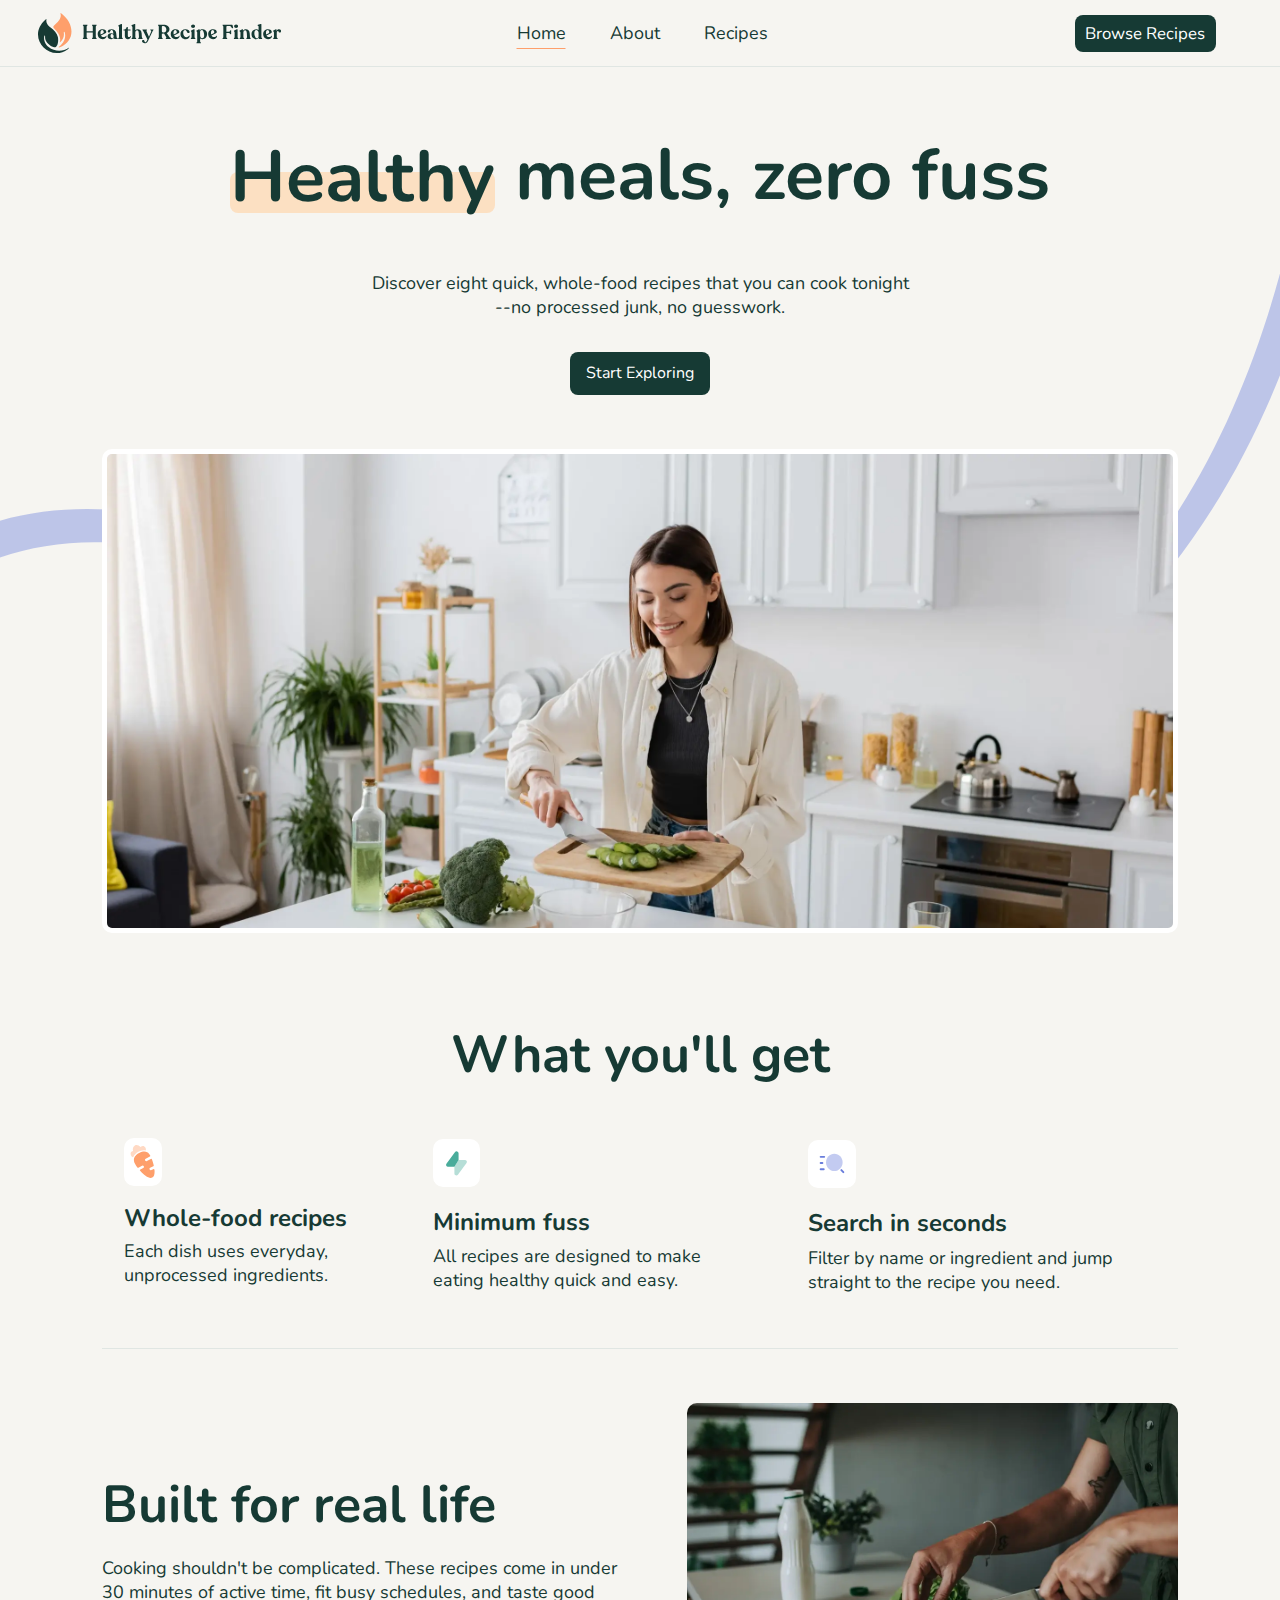
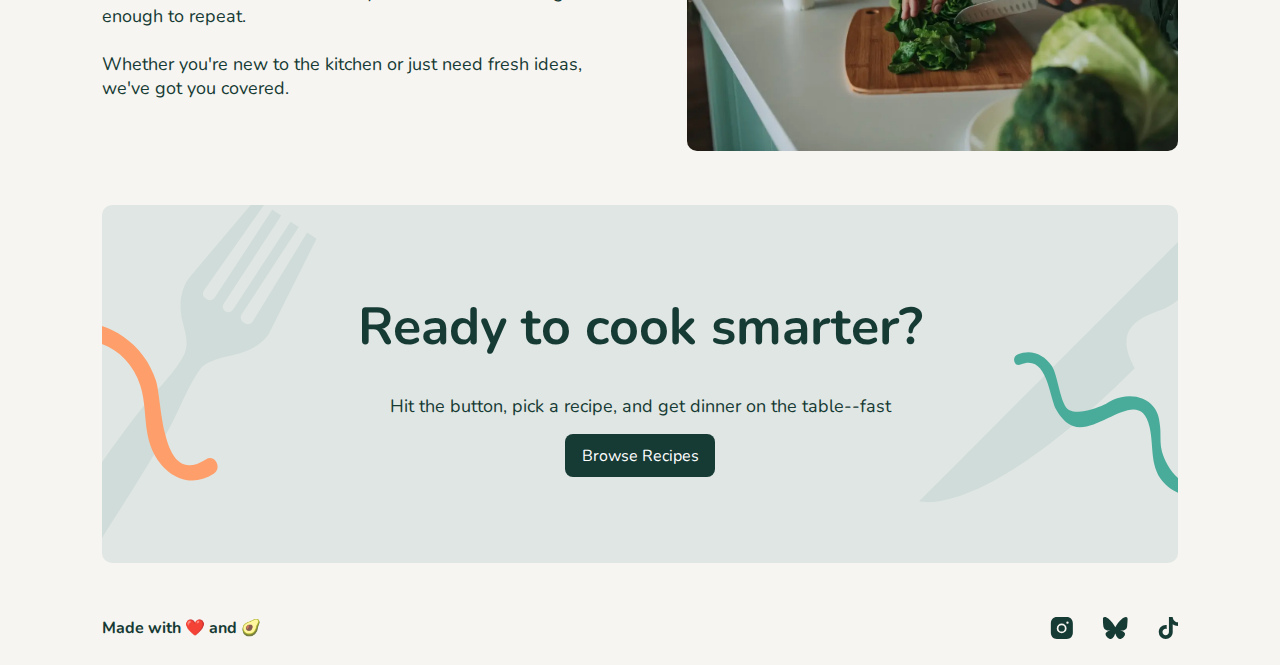
<file: index.html>
<!DOCTYPE html>
<html lang="en">
    <head>
        <meta charset="UTF-8">
        <meta name="viewport" content="width=device-width, initial-scale=1.0">
        <link rel="icon" type="image/png" sizes="32x32" href="./assets/images/favicon-32x32.png">
        <link href="style.css" rel="stylesheet">
        <title>Frontend Mentor | Recipe finder website</title>
    </head>
    <body>
        <header>
            <nav class="nav-bar">
                <img src="./assets/images/logo.svg" alt="website logo"/>

                <div class="nav-bar-list">
                <ul class="nav-list">
                    <li>
                       <a href="#" style="text-decoration: underline; text-underline-offset: 0.5em; text-decoration-color: rgb(254,159,107)">Home</a> 
                    </li>
                    <li> 
                        <a href="./about.html">About</a>
                    </li>
                    <li>
                        <a href="./recipes.html">Recipes</a>
                    </li>
                </ul>
                <a href="./recipes.html" class="nav-bar-link browse-link">Browse Recipes</a>
                </div>

                <img src="./assets/images/icon-hamburger-menu.svg" alt="menu list" class="menu-tab"/>
                 <div class="drop-down-list" >
                 <ul>
                    <li>
                       <a href="./index.html">Home</a> 
                    </li>
                    <li> 
                        <a href="./about.html">About</a>
                    </li>
                    <li>
                        <a href="./recipes.html">Recipes</a>
                    </li>
                </ul>
                <a href="./recipes.html" class="nav-bar-link browse-link">Browse Recipes</a>
                </div>

            </nav> 
        </header>
        <main>
            <div class="header-info">
            <h1><span class="color-word">Healthy</span> meals, zero fuss</h1>
            <p>Discover eight quick, whole-food recipes that you can cook tonight <br /> --no processed junk, no guesswork.</p>
            <a href="./recipes.html" class="browse-link">Start Exploring</a>
            
            <img src="./assets/images/image-home-hero-large.webp" alt="website main page image of person cooking" class="main-img" />
            <img src='./assets/images/pattern-squiggle-1.svg' class="fg" />
      
           </div>  
            <section class="features">
                <h2>What you'll get</h2>
              <div class="features-cards">
                <div class="card">
                    <img src="./assets/images/icon-whole-food-recipes.svg" alt="icon" >
                    <h3>Whole-food recipes</h3>
                    <p>Each dish uses everyday, unprocessed ingredients.</p>
                </div>
                <div class="card">
                    <img src="./assets/images/icon-minimum-fuss.svg" alt="icon" >
                    <h3>Minimum fuss</h3>
                    <p>All recipes are designed to make eating healthy quick and easy.</p>
                </div>
                <div class="card">
                    <img src="./assets/images/icon-search-in-seconds.svg" alt="icon" >
                    <h3>Search in seconds</h3>
                    <p>Filter by name or ingredient and jump straight to the recipe you need.</p>
                </div>
              </div>  
            </section>
            <section class="real-life-section">
                <div class="real-life-card">
                <h2>Built for real life</h2>
                <p>Cooking shouldn't be complicated. These recipes come in under 
                    30 minutes of active time, fit busy schedules, and taste good 
                    enough to repeat. <br /> <br />Whether you're new to the kitchen or just need fresh ideas, 
                     we've got you covered.</p>
                </div> 
                <img src="./assets/images/image-home-real-life-large.webp" alt="website mainpage image of person cooking">   
            </section>
            <section class="call-to-action-section">
                <h2>Ready to cook smarter?</h2>
                <img src="./assets/images/pattern-fork.svg" alt="image of fork" class="img-fork"/>
                <img src="./assets/images/pattern-knife.svg" alt="image of table knife" class="img-knife"/>
                <p>Hit the button, pick a recipe, and get dinner on the table--fast</p>
                <a href="./recipes.html" class="browse-link">Browse Recipes</a>

            </section>
        </main>
        <footer>
                <h4>Made with ❤️ and 🥑</h4>
            <div class="social-media-links">
                <img src="./assets/images/icon-instagram.svg" alt="link to instagram">
                <img src="./assets/images/icon-bluesky.svg" alt="link to bluesky app">
                <img src="./assets/images/icon-tiktok.svg" alt="link to tiktok">
            </div>
        </footer>
        <script src="script2.js"></script>
    </body>
</html>
</file>
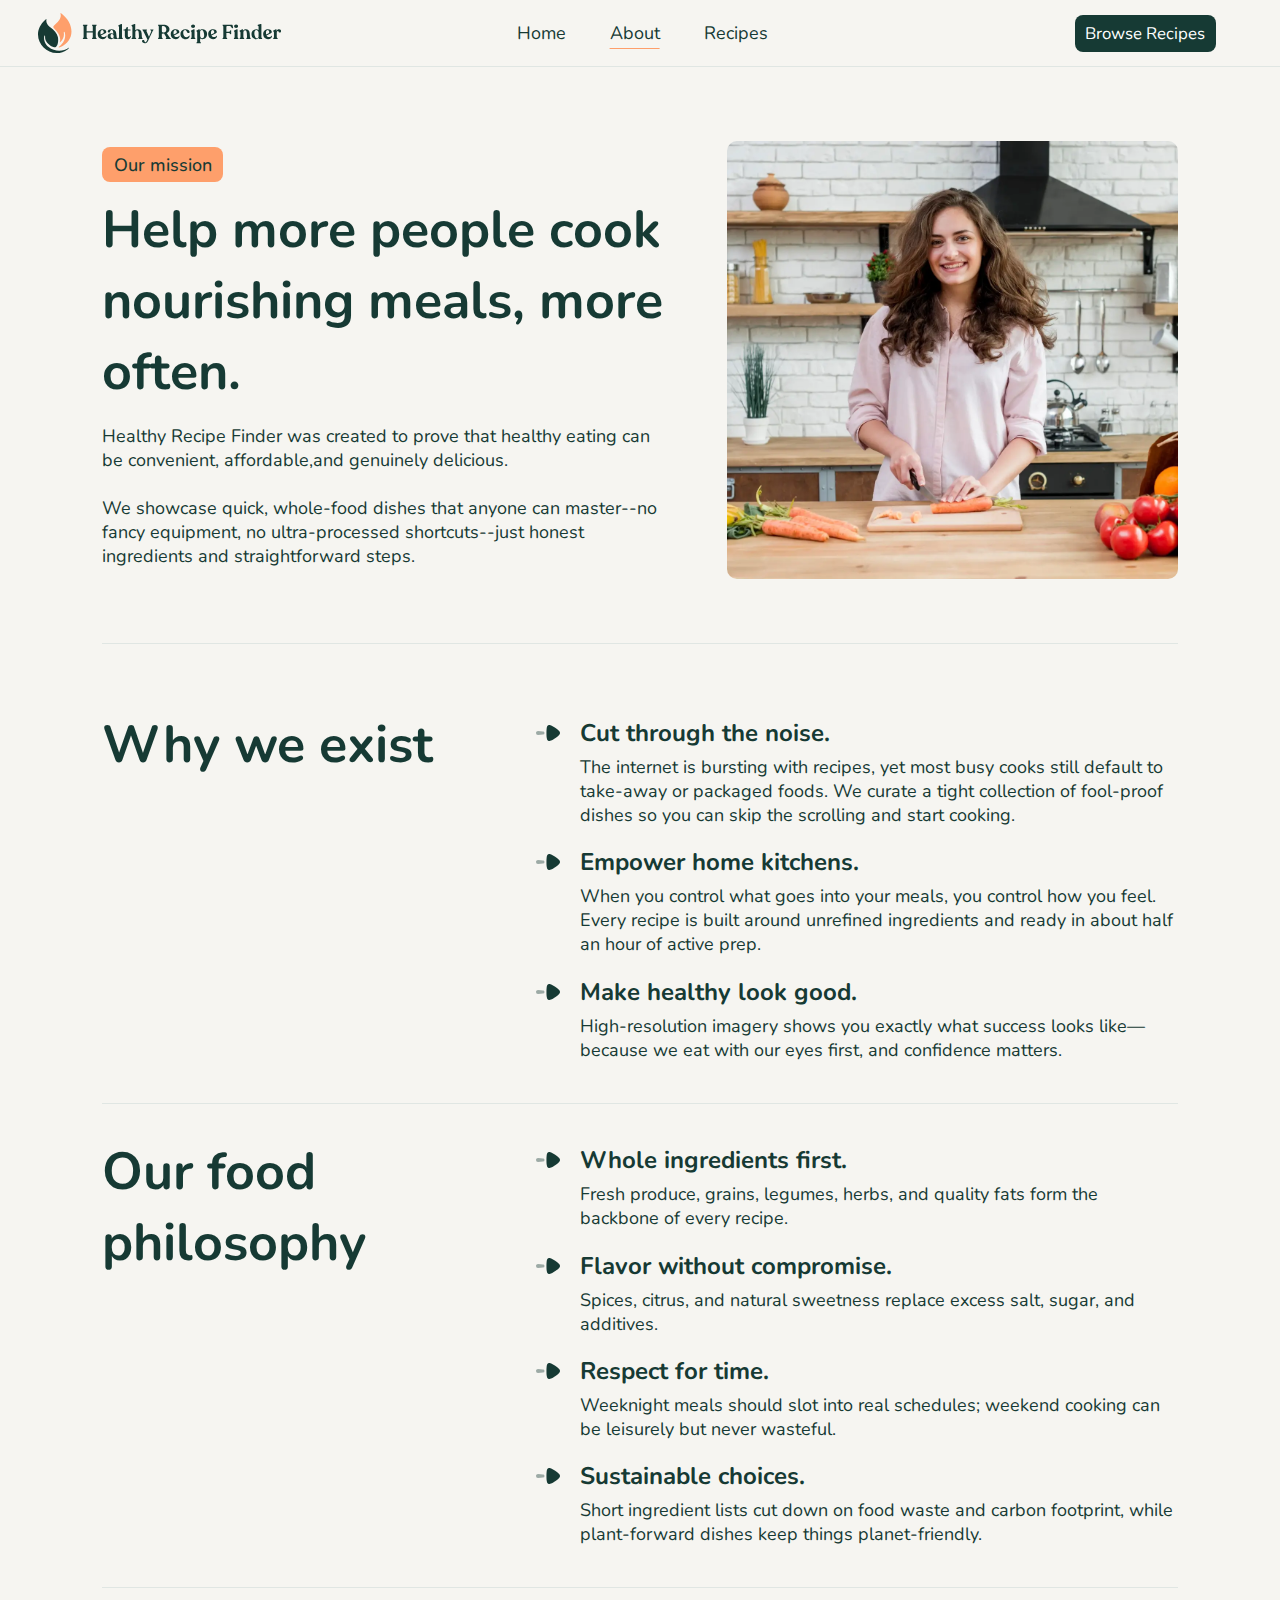
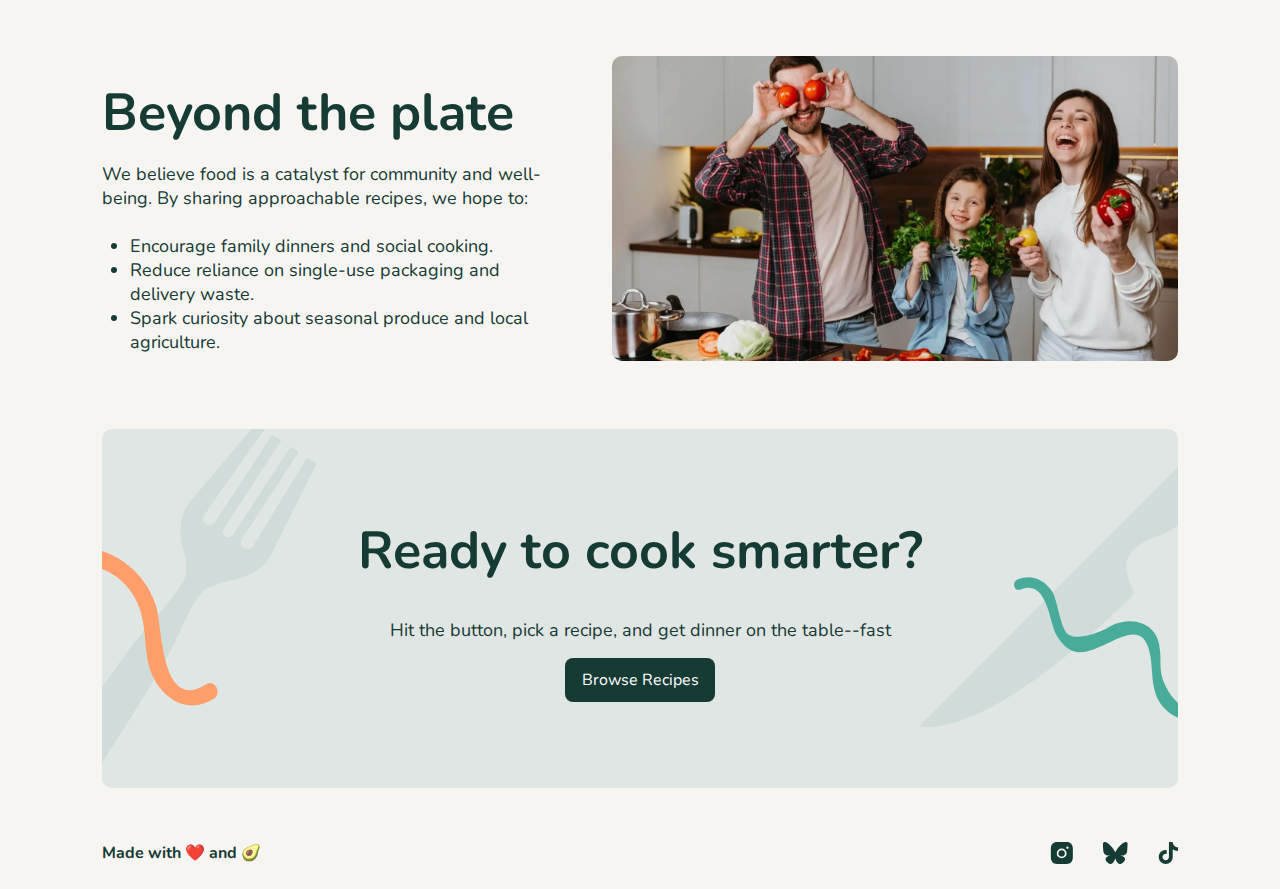
<file: about.html>
<!DOCTYPE html>
<html lang="en">
    <head>
        <meta charset="UTF-8">
        <meta name="viewport" content="width=device-width, initial-scale=1.0">
        <link rel="icon" type="image/png" sizes="32x32" href="./assets/images/favicon-32x32.png">
        <link href="style.css" rel="stylesheet">
        <title>Frontend Mentor | Recipe finder website</title>
    </head>
     <body>
        <header>
             <nav class="nav-bar">
                <img src="./assets/images/logo.svg" alt="website logo"/>

                <div class="nav-bar-list">
                <ul class="nav-list">
                    <li>
                       <a href="./index.html">Home</a> 
                    </li>
                    <li> 
                        <a href="#" style="text-decoration: underline; text-underline-offset: 0.5em; text-decoration-color: rgb(254,159,107)">About</a>
                    </li>
                    <li>
                        <a href="./recipes.html">Recipes</a>
                    </li>
                </ul>
                <a href="./recipes.html" class="nav-bar-link browse-link">Browse Recipes</a>
                </div>

                <img src="./assets/images/icon-hamburger-menu.svg" alt="menu list" class="menu-tab"/>
                 <div class="drop-down-list" >
                 <ul>
                    <li>
                       <a href="./index.html">Home</a> 
                    </li>
                    <li> 
                        <a href="./about.html">About</a>
                    </li>
                    <li>
                        <a href="./recipes.html">Recipes</a>
                    </li>
                </ul>
                <a href="./recipes.html" class="nav-bar-link browse-link">Browse Recipes</a>
                </div>

            </nav> 
        </header>
           
        <main>
             <div class="about-info">
                <div>
                <h1><span>Our mission</span></h1>
                <h2>Help more people cook nourishing meals, more often.</h2>
                <p>Healthy Recipe Finder was created to prove that healthy eating can be convenient, affordable,and genuinely delicious. <br /><br />
                 We showcase quick, whole-food dishes that anyone can master--no fancy equipment, no ultra-processed shortcuts--just honest ingredients and straightforward steps.</p>
                </div>
                <img src="./assets/images/image-about-our-mission-large.webp" alt="website about page image of person cooking"/>
            </div>
            <section class="why-we-exist">
                <h2>Why we exist</h2>
                <ul>
                    <li><h3>Cut through the noise.</h3>
                        <p> The internet is bursting with recipes, yet most busy cooks 
                            still default to take-away or packaged foods. We curate a 
                            tight collection of fool-proof dishes so you can skip the 
                            scrolling and start cooking.</p>
                    </li>
                    <li><h3>Empower home kitchens.</h3>
                        <p>When you control what goes into your meals, you control how 
                            you feel. Every recipe is built around unrefined ingredients 
                            and ready in about half an hour of active prep.</p>
                    </li>
                    <li><h3> Make healthy look good.</h3>
                        <p>High-resolution imagery shows you exactly what success looks 
                            like—because we eat with our eyes first, and confidence matters.</p>
                    </li>
                </ul>
            </section>
            <section class="our-food-philosophy">
                <h2>Our food philosophy</h2>
                <ul>
                    <li><h3>Whole ingredients first.</h3>
                        <p>  Fresh produce, grains, legumes, herbs, and quality fats form the 
                            backbone of every recipe.</p>
                    </li>
                    <li><h3>Flavor without compromise.</h3>
                        <p>Spices, citrus, and natural sweetness replace excess salt, sugar, 
                            and additives.</p>
                    </li>
                    <li><h3> Respect for time.</h3>
                        <p> Weeknight meals should slot into real schedules; weekend cooking 
                            can be leisurely but never wasteful.</p>
                    </li>
                    <li><h3>Sustainable choices. </h3>
                        <p>Short ingredient lists cut down on food waste and carbon footprint, 
                            while plant-forward dishes keep things planet-friendly.</p>
                    </li>
                </ul>
            </section>
            <section class="beyond-the-plate">
                <div class="beyond-card">
                <h2> Beyond the plate</h2>
                <p> We believe food is a catalyst for community and well-being. 
                     By sharing approachable recipes, we hope to: <br />  <br /> 
                     <ul>
                        <li>
                            Encourage family dinners and social cooking.
                        </li>
                         <li>
                            Reduce reliance on single-use packaging and delivery waste.
                        </li>
                         <li>
                            Spark curiosity about seasonal produce and local agriculture.
                        </li>
                     </ul>
                </div> 
                <img src="./assets/images/image-about-beyond-the-plate-large.webp" alt="website mainpage image of person cooking">  
            </section>
             <section class="call-to-action-section">
                <h2>Ready to cook smarter?</h2>
                <img src="./assets/images/pattern-fork.svg" alt="image of fork" class="img-fork"/>
                <img src="./assets/images/pattern-knife.svg" alt="image of table knife" class="img-knife"/>
                <p>Hit the button, pick a recipe, and get dinner on the table--fast</p>
                <a href="./recipes.html" class="browse-link">Browse Recipes</a>
            </section>
        </main>
         <footer>
                <h4>Made with ❤️ and 🥑</h4>
            <div class="social-media-links">
                <img src="./assets/images/icon-instagram.svg" alt="link to instagram">
                <img src="./assets/images/icon-bluesky.svg" alt="link to bluesky app">
                <img src="./assets/images/icon-tiktok.svg" alt="link to tiktok">
            </div>
        </footer>
        <script src="script2.js"></script>
        </body>
        
</html>
</file>
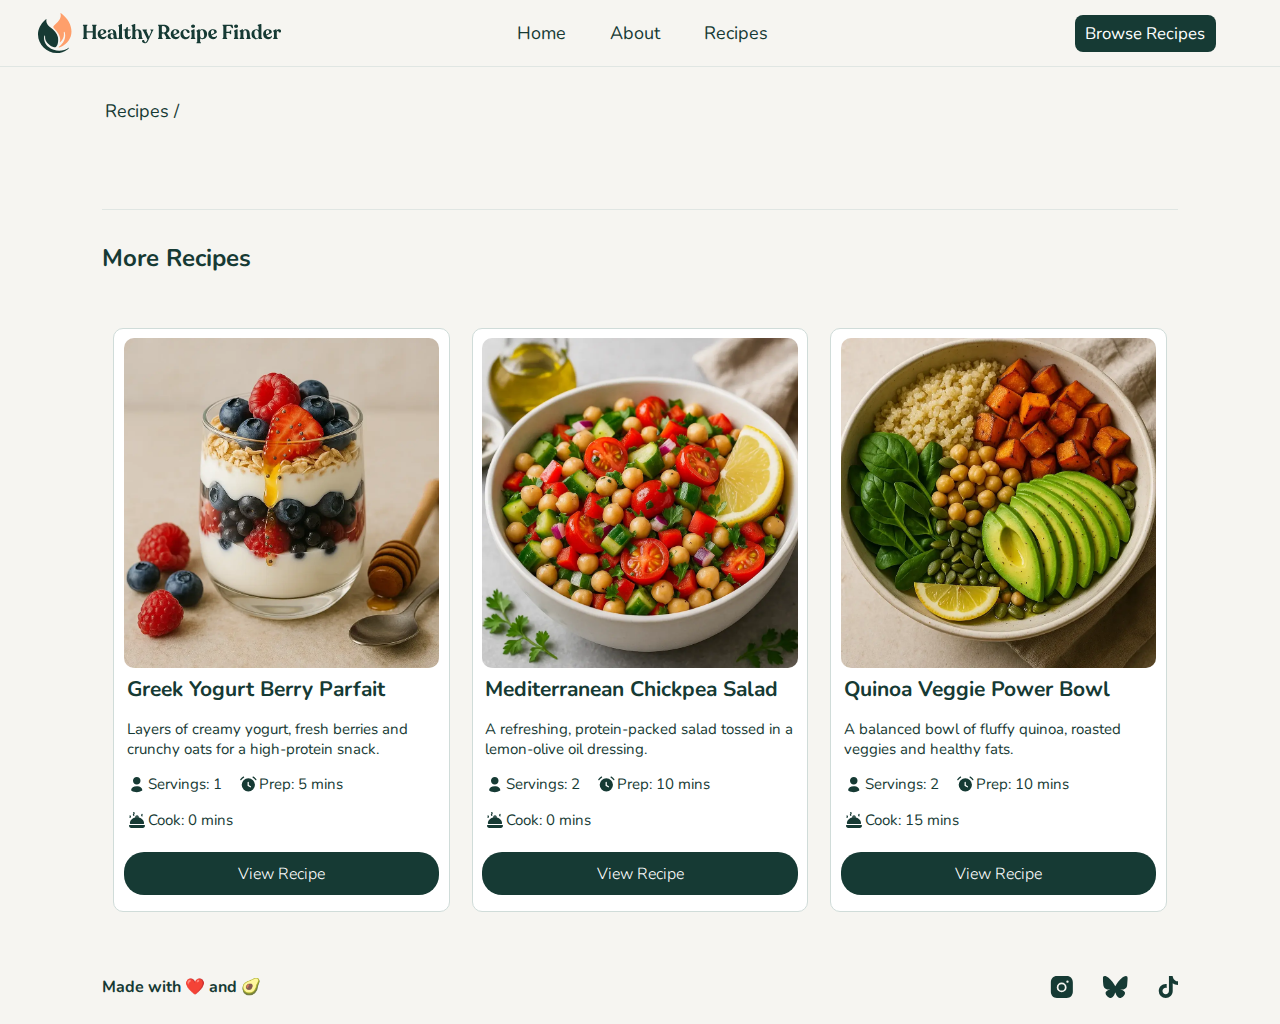
<file: individualRecipe.html>
<!DOCTYPE html>
<html lang="en">
    <head>
        <meta charset="UTF-8">
        <meta name="viewport" content="width=device-width, initial-scale=1.0">
        <link rel="icon" type="image/png" sizes="32x32" href="./assets/images/favicon-32x32.png">
        <link href="style.css" rel="stylesheet">
        <title>Frontend Mentor | Recipe finder website</title>
    </head>
    <body>
        <header>
           <nav class="nav-bar">
                <img src="./assets/images/logo.svg" alt="website logo"/>

                <div class="nav-bar-list">
                <ul class="nav-list">
                    <li>
                       <a href="./index.html">Home</a> 
                    </li>
                    <li> 
                        <a href="./about.html">About</a>
                    </li>
                    <li>
                        <a href="./recipes.html">Recipes</a>
                    </li>
                </ul>
                <a href="./recipes.html" class="nav-bar-link browse-link">Browse Recipes</a>
                </div>

                <img src="./assets/images/icon-hamburger-menu.svg" alt="menu list" class="menu-tab"/>
                 <div class="drop-down-list" >
                 <ul>
                    <li>
                       <a href="./index.html">Home</a> 
                    </li>
                    <li> 
                        <a href="./about.html">About</a>
                    </li>
                    <li>
                        <a href="./recipes.html">Recipes</a>
                    </li>
                </ul>
                <a href="./recipes.html" class="nav-bar-link browse-link">Browse Recipes</a>
                </div>

            </nav>  
        </header>
        <main>
            <div class="bread-crumbs">
            <a href="./recipes.html">Recipes /</a>

            </div>

            <section class="complete-recipe"></section>
     
            <section class="other-recipes">
                <h3>More Recipes</h3>
                <div class="three-recipes">
                    
                </div>
            </section>
        </main>    
        <footer>
            <h4>Made with ❤️ and 🥑</h4>
            <div class="social-media-links">
                <img src="./assets/images/icon-instagram.svg" alt="link to instagram">
                <img src="./assets/images/icon-bluesky.svg" alt="link to bluesky app">
                <img src="./assets/images/icon-tiktok.svg" alt="link to tiktok">
            </div>
        </footer>
        <script src="script2.js"></script>
        <script src="script1.js"></script>
        </body>
</file>
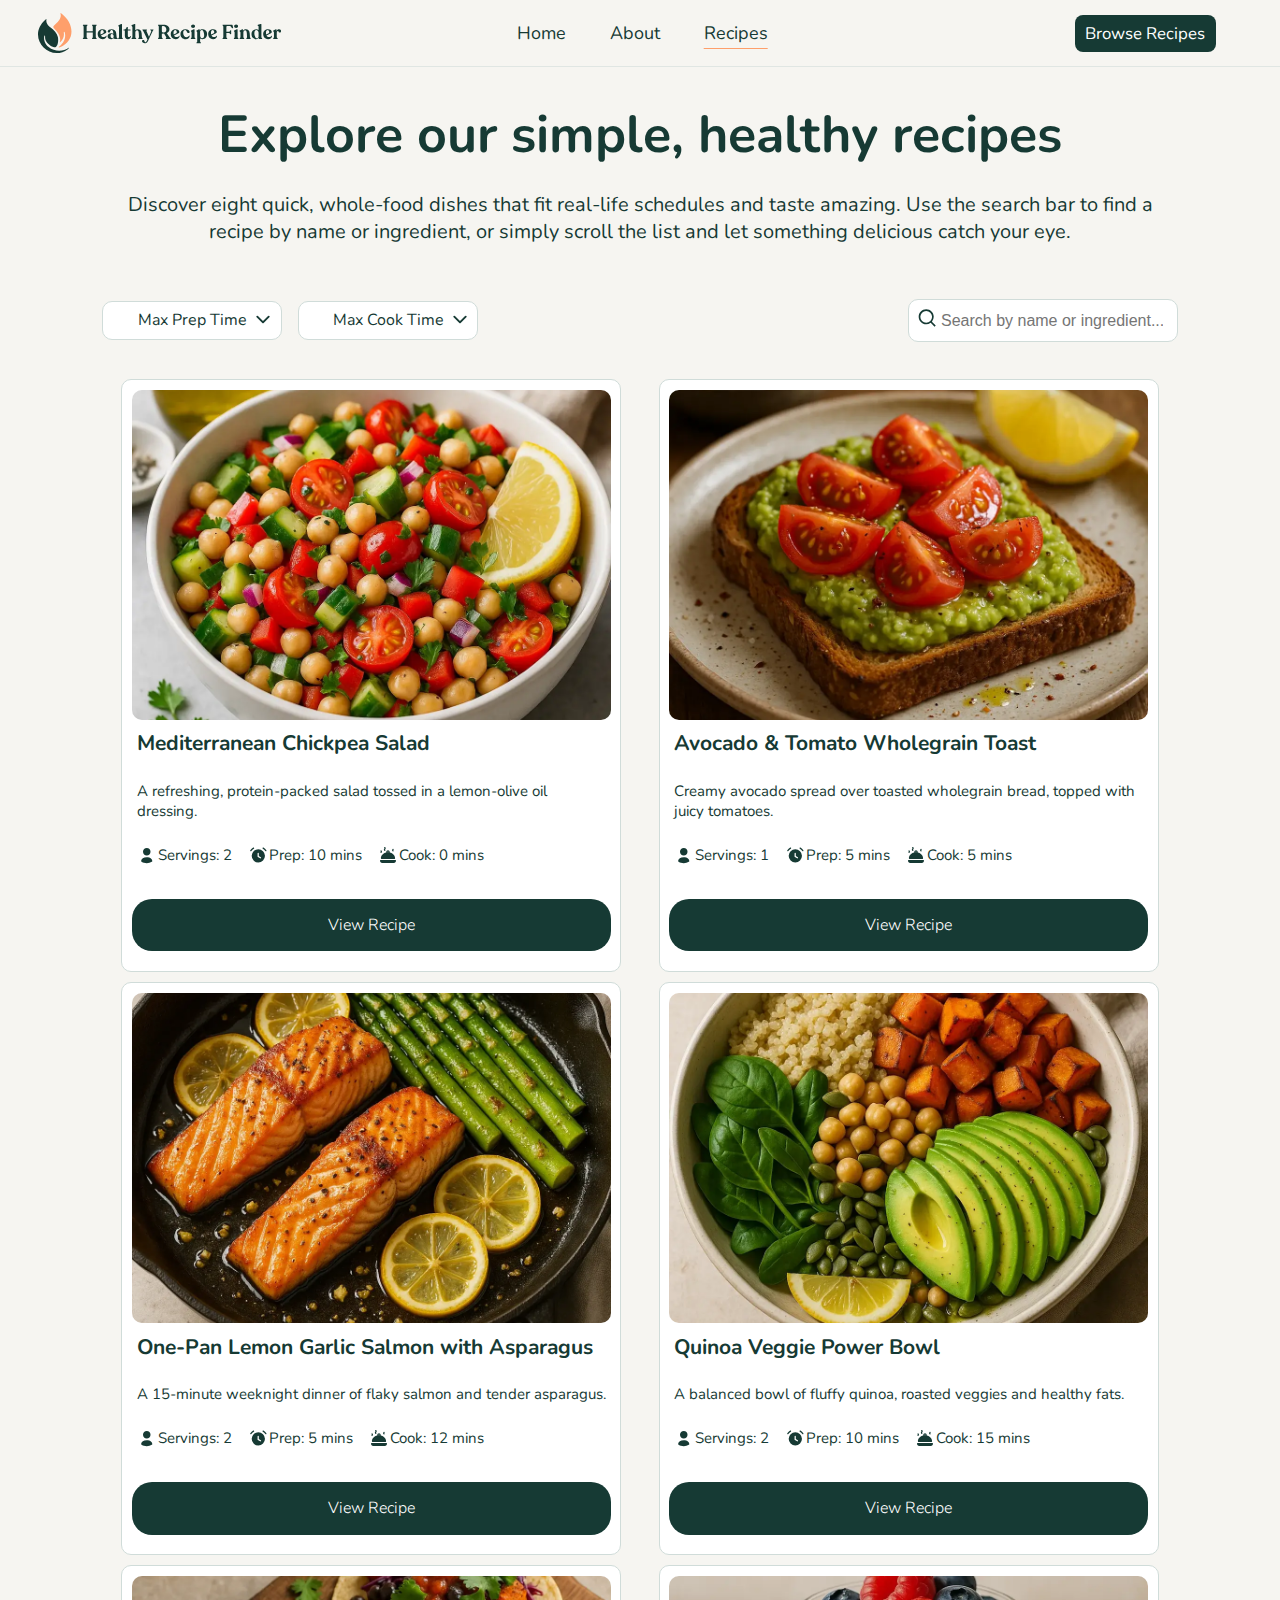
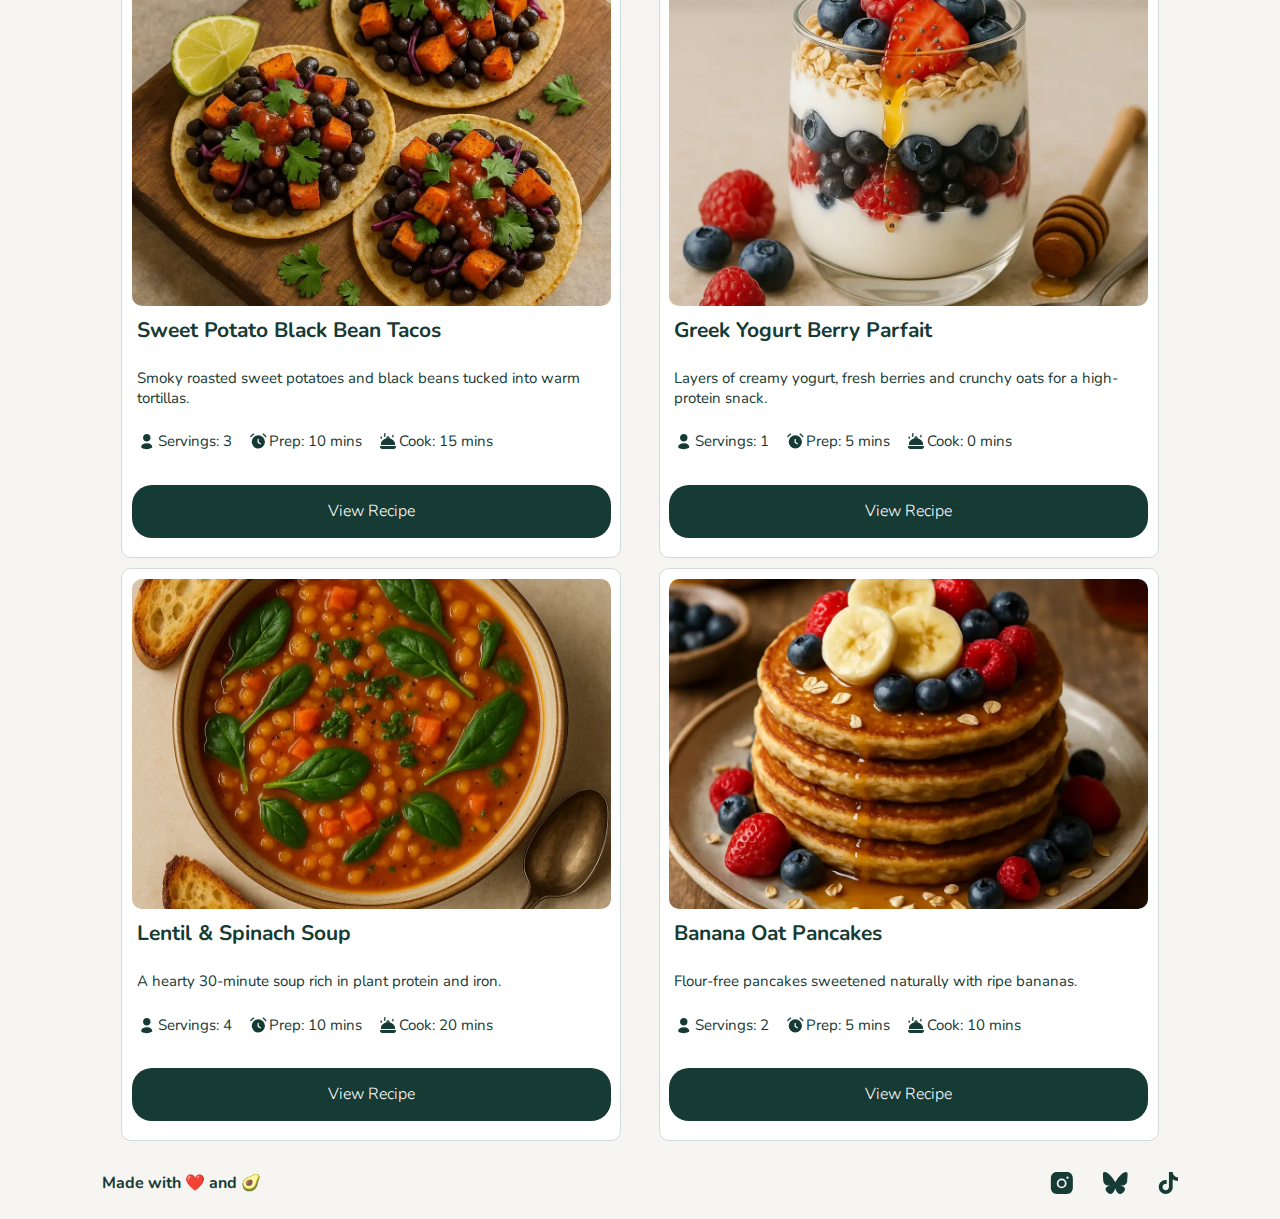
<file: recipes.html>
<!DOCTYPE html>
<html lang="en">
    <head>
        <meta charset="UTF-8">
        <meta name="viewport" content="width=device-width, initial-scale=1.0">
        <link rel="icon" type="image/png" sizes="32x32" href="./assets/images/favicon-32x32.png">
        <link href="style.css" rel="stylesheet">
        <title>Frontend Mentor | Recipe finder website</title>
    </head>
    <body>
        <header>
           <nav class="nav-bar">
                <img src="./assets/images/logo.svg" alt="website logo"/>

                <div class="nav-bar-list">
                <ul class="nav-list">
                    <li>
                       <a href="./index.html">Home</a> 
                    </li>
                    <li> 
                        <a href="./about.html">About</a>
                    </li>
                    <li>
                        <a href="#" style="text-decoration: underline; text-underline-offset: 0.5em; text-decoration-color: rgb(254,159,107)">Recipes</a>
                    </li>
                </ul>
                <a href="./recipes.html" class="nav-bar-link browse-link">Browse Recipes</a>
                </div>

                <img src="./assets/images/icon-hamburger-menu.svg" alt="menu list" class="menu-tab"/>
                 <div class="drop-down-list" >
                 <ul>
                    <li>
                       <a href="./index.html">Home</a> 
                    </li>
                    <li> 
                        <a href="./about.html">About</a>
                    </li>
                    <li>
                        <a href="./recipes.html">Recipes</a>
                    </li>
                </ul>
                <a href="./recipes.html" class="nav-bar-link browse-link">Browse Recipes</a>
                </div>

            </nav> 
        </header>
        <main>
            <div class="recipes-info">
                <h2>Explore our simple, healthy recipes</h2>
                <p> Discover eight quick, whole-food dishes that fit real-life 
                    schedules and taste amazing. Use the search bar to find a 
                    recipe by name or ingredient, or simply scroll the list and 
                    let something delicious catch your eye.</p>
            </div>
            <section class="container">
                <div class="filter">
                    <div class="filter-left">
                        <div class="filter-prep-time">
                            <p class="max choose-prep-time">Max Prep Time</p>
                            <div class="display-minutes display-prep-time">
                                <label><input type="radio" name="prep-time" value='0'>0 minutes</label>
                                <label><input type="radio" name="prep-time" value='5'>5 minutes</label>
                                <label><input type="radio" name="prep-time" value='10'>10 minutes</label>
                                <p class="clear-prep-time">clear</p>
                            </div>
                        </div>

                        <div class="filter-cook-time">
                            <p class="max choose-cook-time">Max Cook Time</p>
                            <div class="display-minutes display-cook-time">
                                <label><input type="radio" name="cook-time" value='0'>0 minutes</label>
                                <label><input type="radio" name="cook-time" value='5'>5 minutes</label>
                                <label><input type="radio" name="cook-time" value='10'>10 minutes</label>
                                <label><input type="radio" name="cook-time" value='15'>15 minutes</label>
                                <label><input type="radio" name="cook-time" value='20'>20 minutes</label>
                                <p class="clear-prep-time">clear</p>
                            </div>
                        </div>
                    </div>  
            
                    <div class="filter-right">
                        <input class="search" type="text" name="ingredient" value="" placeholder="Search by name or ingredient..." />
                    </div>
                </div>
                <div class="recipe-list"></div>
            </section>
        </main>
        <footer>
            <h4>Made with ❤️ and 🥑</h4>
            <div class="social-media-links">
                <img src="./assets/images/icon-instagram.svg" alt="link to instagram">
                <img src="./assets/images/icon-bluesky.svg" alt="link to bluesky app">
                <img src="./assets/images/icon-tiktok.svg" alt="link to tiktok">
            </div>
        </footer>
        <script src="script2.js"></script>
        <script src="script.js"></script>

        </body>
</file>
<file: style.css>
@import url('https://fonts.googleapis.com/css2?family=Nunito+Sans:ital,opsz,wght@0,6..12,200..1000;1,6..12,200..1000&family=Nunito:ital,wght@0,200..1000;1,200..1000&display=swap');
* {
    margin: 0;
    padding: 0;
    box-sizing: border-box;
}

body {
    font-family: 'Nunito', 'Nunito Sans', sans-serif;
    margin: 0 auto;
    background-color: rgb(246,245,241);
    text-align: center;
    color: rgb(22,58,52);
}

main, footer {
    padding: 0 8%;
}
h1 {
    font-size: 72px;
}
h2 {
    font-size: 52px;
}
h3 {
    font-size: 24px;
}
.nav-bar {
    display: flex;
    padding: 1% 5% 1% 3%;
    font-size: 1.05em;
    align-items: center;
    border-bottom: 0.1em solid rgb(224,230,227);
    justify-content: space-between;
    position: relative;
}
.nav-bar-list {
    display: flex;
    width: 60%;
    gap: 2.5em;
    justify-content: space-between;
    list-style: none;
}
.drop-down-list {
    display: none;
    flex-direction: column;
    background-color: #FFFFFF;
    border-radius: 10px;
    width: 300px;
    height: max-content;
    padding: 2% 5% 2% 3%;
    position: absolute;
    right: 20px;
    top: 40px;
    z-index: 1;
    margin-top: 1%;
}
.menu-tab {
    display: none;
    background-color:  rgb(224,230,227);
    padding: 1%;
    border-radius: 5px;
}
.show {
    display: flex;
}
.drop-down-list ul {
    text-align: start;
    margin: 1% 0;
}
.drop-down-list li {
    list-style: none;
    padding: 8% 0;
}
.drop-down-list .nav-bar-link {
    width: 100%;
    padding: 2% 0;
}
.nav-list {
    display: flex;
    gap: 2.5em;
    list-style: none;
    display: flex;
    justify-content: space-between;
    padding: 1%;
    font-size: 1.05em;
}
.nav-bar-link  {
    align-self: flex-end;
}
ul li a {
    text-decoration: none;
    color: inherit;
    cursor: pointer;
}
.nav-list li a:hover {
    text-decoration: underline;
    text-underline-offset: 0.5em;
    text-decoration-color: rgb(254,159,107);
}
.browse-link {
    border-radius: 8px;
    padding: 1% 1.5%;
    background-color: rgb(22,58,52);
    border: none;
    color: #FFFFFF;
    font-size: 1em;
    cursor: pointer;
    text-decoration: none;
    min-width: 120px;
    height: auto;
}
.browse-link:hover {
    transform: scale(1.05);
}
/* Main Page Introduction sectiom */
.header-info {
    margin-top: 5%; 
    display: flex;
    flex-direction: column;
    align-items: center;

@media(max-width: 850px) {
    align-items: start;
    text-align: start;
    }
}
.header-info h1{
    line-height: 1.1;
    margin: 1.5% 0;  
}
.header-info .color-word {
  position: relative;
  display: inline-block; 
  border-radius: 8px;
  overflow: hidden;
  line-height: 1; /*This is to align the words on the same line*/
  vertical-align: middle; /*This is to align the words on the same line*/
  padding-bottom: 10px;
}
.header-info .color-word::after {
  content: "";
  position: absolute;
  bottom: 10px;
  left: 0;
  width: 100%;
  height: 50%;      
  background: rgb(252, 224, 194);
  border-radius: inherit; 
  z-index: -1;         
}
.header-info p {
    font-weight: 400;
    margin: 3% auto;
    font-size: 18px;
}
.header-info .main-img {
    min-width: 200px;
    max-width: 1250px;
    border: 5px solid white;
    width: 100%;
    z-index: 1;
    margin: 5% auto 2%;
    border-radius: 10px;
    position: relative;
    display: inline-block;
    width: 100%; 
}
.header-info .fg {
    position: absolute;
    top: 250px;
    left: 0;
    width: 100%;
    object-fit: contain;
    z-index: 0;

    @media (max-width: 977px){
       top: 350px; 
    }
    @media (max-width: 596px) {
        top: 400px;
    }
}
.fg,
.img-fork,
.img-knife {
  pointer-events: none; 
}

/* Features Section */
.features {
    margin: 2% auto;
    border-bottom: 0.1em solid rgb(224,230,227);
    padding: 4% 0;

    @media( max-width: 850px) {
        text-align: start;
    }
}
.features-cards {
    display: flex;
    gap: 1%;
    margin-top: 3%;
}
.features-cards .card {
    padding: 1% 2%;
    text-align: left;
}
.card img {
    background-color: white;
    padding: 2.5%;
    border-radius: 10px;
    height: 3em;
    margin: 2% auto;

    @media (max-width: 850px) {
        height: 4.5em;
    }
}
.card h3{
    margin: 2% 0;
}
.card p {
     font-size: 18px;
}
/* Real-Life Section */
.real-life-section, .beyond-the-plate{
    display: flex;
    margin: 5% auto;
    align-items: center;

    @media (max-width: 850px) {
    flex-direction: column; 
    }
}
.real-life-card, .about-info > div, .beyond-card {
    display: flex;
    flex-direction: column;
    text-align: left;
    padding: 2% 5% 2% 0;
}
.real-life-card h2,.call-to-action-section h2, .beyond-card h2 {
    margin: 3% 0;
}
.call-to-action-section h2 {
    z-index: 2;
}
.real-life-card p, .call-to-action-section p, .about-info p, .beyond-card p, ul li {
    font-size: 18px;
}
.call-to-action-section p {
    z-index: 2;
}
.call-to-action-section a {
    margin-top: 1.5%;
}
.real-life-section img, .beyond-the-plate img {
    max-width: 900px;
    min-width: 200px;
    height: auto; 
    width: 100%;
    border-radius: 10px;

    @media(max-width: 850px) {
        margin: 4% 0;
    }
}
/* Call to action section */
.call-to-action-section {
    background-color: rgb(224,230,227);
    border-radius: 10px;
    text-align: center;
    display: flex;
    flex-direction: column;
    align-items: center;
    margin: 5% auto;
    padding: 5% 0 8%;
    position: relative; /* This helps the background contain the knife and fork design and avoid any overflow*/
    overflow: hidden;
}
.call-to-action-section .browse-link {
    z-index: 2;
}
.img-fork {
    position: absolute;
    bottom: -20px;
    left: -90px;
   /* width: 30%; */
    z-index: 1;
}
.img-knife{
    position: absolute;
    bottom: 20px;
    right: -80px;
     /* width: 30%; */
    z-index: 1;
}
/* Footer section */
footer {
    display: flex;
    justify-content: space-between;
    width: 100%;
    margin: 2% auto;
}
footer .social-media-links {
    display: flex;
    justify-content: space-between;
    align-items: center;
    min-width: 8em;
    
}
/* styling About page*/
/* Introduction section */

.about-info h1 {
    font-size: 18px;
    font-weight: 500;
}
.about-info h1 span {
    background-color: rgb(254,159,107);
    padding: 1% 2%;
    border-radius: 8px;
}
.about-info  {
    display: flex;
    align-items: center;
    border-bottom: 0.1em solid rgb(224,230,227);
    margin: 3% auto; 
    padding: 3% 0 5% 0;

    @media (max-width: 850px) {
        flex-direction: column;
    }
}
.about-info img {
    max-width: 800px;
    min-width: 100px;
    height: auto; 
    width: 100%;
    border-radius: 10px;
    object-fit: contain;
}
.about-info h2 {
    margin: 3% 0;
}

/* Why we exist section ,  Our food philosophy */
.why-we-exist, .our-food-philosophy {
    display: flex;
    align-items: start;
    gap: 2%;
    justify-content: space-between;
    padding: 2% 0;
    border-bottom: 0.1em solid rgb(224,230,227);
    width: 100%;
    @media (max-width: 850px) {
        flex-direction: column;
    }
}
.why-we-exist h2, .our-food-philosophy h2 {
   padding: 1% 0;
   text-align: start;
}
.why-we-exist h3, .our-food-philosophy h3 {
    margin: 1% 0;
}
.why-we-exist ul , .our-food-philosophy ul, .complete-detail ul {
    max-width: 60%;
    text-align: start;
    list-style: none;

    @media (max-width: 850px) {
        max-width: 100%;
    }
}
.why-we-exist ul li , .our-food-philosophy ul li , .complete-detail ul li {
    position: relative;
    vertical-align: middle;
    padding-left: 3rem;
    margin: 3% 0;
}
.why-we-exist ul li::before , .our-food-philosophy ul li::before {
    content: url('./assets/images/icon-bullet-point.svg');
    position: absolute;
    top: 0;
    left: 0;
}
.beyond-card ul {
    padding-left: 6%;
}
/*Recipes Page*/
.recipes-info {
   margin: 3% auto;
    text-align: center;
    display: flex;
    justify-content: center;
    align-items: center;
    flex-direction: column;

    @media(max-width: 850px) {
        text-align: start;
        margin: 5% 0; 
    }
}

.recipes-info p {
    width: 100%;
   /* min-width: 320px;
    max-width: 550px;*/
    margin: 2% auto;
    font-size: 20px;
}
/* Container section */
.filter {
    display: flex;
    justify-content: space-between;
    align-items: center;
    margin: 3% auto;
    width: 100%;
    flex-wrap: wrap;
    gap: 2%;


     @media (max-width: 1110px) {
      justify-content: center;
    }

    @media (max-width: 800px) {
        flex-direction: column;
    }
}
.filter-left {
    display: flex;
    gap: 1em;
    position: relative;

     @media (max-width: 650px) {
        width: 90%;
        flex-direction: column;
    }
}
.filter-right {
    position: relative;
    display: inline-block;

    @media (max-width: 800px) {
       
        margin: 2% 0;
    }
}
.max {
    background-color: #FFFFFF;
    padding: 4% 5% 4% 5%;
    border-radius : 10px;
    min-width: 180px;
    border: 0.1em solid rgb(208,220,217);
}
.max::after {
    content: url('./assets/images/icon-chevron-down.svg');
    position: absolute;
    padding: 0 1.5%;
    cursor: pointer;
}
.display-minutes {
    flex-direction: column;
    background-color: #FFFFFF;
    font-size: 16px;
    font-weight: 500;
    padding: 2% 8% 2% 3%;
    margin-top: 2%;
    border-radius: 10px;
    align-items: start;
    position: absolute;
} 
.display-prep-time{
    display: none;
    z-index: 1;
}
.display-cook-time {
    display: none;
    z-index: 1;
}

.display-minutes > * {
    margin: 4% 0;
}
input[type=radio] {
    margin-right: 1em;
}
.search { /* pseudo elements dont work on input fields*/ 
    line-height: 2.2em;
    border-radius: 10px;
    border: none;
    padding: 1% 5% 1% 12%;
    font-size: 16px;
    border: 0.1em solid rgb(208,220,217);
    background-color: #FFFFFF;
    color: rgb(22,58,52);
    min-width: 270px;
    z-index: 0;
}
.filter-right::before {
   content: url('./assets/images/icon-search.svg');
   position: absolute;
   top: 1.4em;
   left: 0.6em;
   transform: translateY(-50%);
   pointer-events: none;
}
.recipe-card {
   border: 0.1em solid rgb(208,220,217);
   border-radius: 10px;
   padding: 0.6em;
   min-width: 340px;
   max-width: 360px;
   text-align: start;
   background-color: #FFFFFF;
   overflow: hidden;
   height: max-content;
   display: flex;
   flex-direction: column;
   margin: 1.5% ;
   width: 100%;
  
   @media (max-width: 1420px) {
    margin: 1.2%;
   }
   
   @media ( max-width: 1439px) {
     max-width: 500px;
    margin: 0.5% auto;
   }

   @media (max-width: 1340px) {
    max-width: 500px;
   }

   @media ( max-width: 1110px) {
    max-width: 660px;
    width: 100%;
   }
}

.recipe-card > *:not(:first-child):not(:last-child) {
    margin-bottom: 5%;
    padding: 0 1%;
}
.recipe-card h3 {
    font-size: 21px;
    overflow: hidden; 
    text-overflow: ellipsis; /* Learnt this today */
    white-space: nowrap;
}
.recipe-card > div {
    display: flex;
    flex-wrap: wrap;
    justify-content: start;
    gap: 1em;
    align-items: start;
}
.recipe-card p {
    font-size: 15px;
}
.recipe-button {
    align-self: center;
    text-align: center;
    padding: 3.2%;
    font-size: 16px;
    width: 100%;
    border-radius: 20px;
    border: none;
    background-color: rgb(22,58,52);
    color: #FFFFFF;
    font-weight: 300;
    cursor: pointer;
    text-decoration: none;
    margin: 2% auto;
}
.recipe-button:hover {
    transform: scale(1.01);
}
.recipe-card img {
   width: 100%;
   height: 280px;
   object-fit: cover;
   border-radius: 10px;
   margin-bottom: 2%;

    @media ( max-width: 1439px) {
    height: 330px;
   }

   @media (max-width: 1389px) {
   
   }
}
.recipe-serving {
   position: relative;
   padding-left: 1.4em;
}
.recipe-serving::before {
    content: url('./assets/images/icon-servings.svg');
    position: absolute;
    left: 0px;
    top: 0px;
}
.recipe-prepMins {
    position: relative;
    padding-left: 1.4em;
}
.recipe-prepMins::before {
    content: url('./assets/images/icon-prep-time.svg');
    position: absolute;
    left: 0px;
    top: 0px;
}
.recipe-cookMins {
    position: relative;
    padding-left: 1.4em;
}
.recipe-cookMins::before {
    content: url('./assets/images/icon-cook-time.svg');
    position: absolute;
    left: 0px;
    top: 0px;
}
.recipe-list {
    width: 100%;
    display: flex;
    flex-wrap: wrap;
    justify-content: start;
    margin: 1% 0;
}
/* Individual recipe page */
.bread-crumbs {
    margin: 3% 0;
    text-align: start;
}
.bread-crumbs a {
    text-decoration: none;
    color: inherit;
    font-size: 18px;
}
.complete-recipe {
    display: flex;
    align-items: start;
    border-bottom: 0.1em solid rgb(224,230,227);
    margin: 1% auto;
    padding: 1% 0 4%;

    @media ( max-width: 712px) {
        flex-direction: column;
        width: 100%;
    }
}
.complete-recipe img {
    max-width: 550px;
    min-width: 280px;
    width: 100%;
    margin: 1% auto;
    border-radius: 10px;
}
.complete-detail {
    padding: 0 0 0 8%;
    display: flex;
    flex-direction: column;
    text-align: start;
 @media ( max-width: 712px) {
        padding-left: 3%;
        margin-top: 2%;
    }
}
.complete-detail > *:not(:first-child){
    margin: 1% 0;
}
.complete-detail > div {
    display: flex;
    gap: 3%;
}
.complete-detail ul li::before {
    content: url('./assets/images/icon-bullet-point.svg');
    position: absolute;
    top: 0;
    left: 0;
}
.bread-crumbs a {
    padding: 1% 0.2%;
}
.bread-crumbs a:hover {
    text-decoration: underline;
}
.other-recipes{
    display: flex;
    flex-direction: column; 
    margin: 3% auto;  
}
.other-recipes h3 {
    margin-bottom: 2%;
    align-self: flex-start;
}
.three-recipes {
    justify-content: space-between;
    display: flex;
    margin: 1% auto;
     @media ( max-width: 712px) {
       flex-direction: column;
    }
}

.three-recipes .recipe-card {
    min-width: 300px;
    max-width: 380px;
    margin: 2% 1%;
}
.three-recipes .recipe-card h3{
    max-width: 95%;

}

@media( max-width: 850px) {
    .nav-bar-list {
        display: none;
    }
    .menu-tab {
        display: flex;
    }
    .features-cards {
    flex-direction: column; 
}
}
</file>
